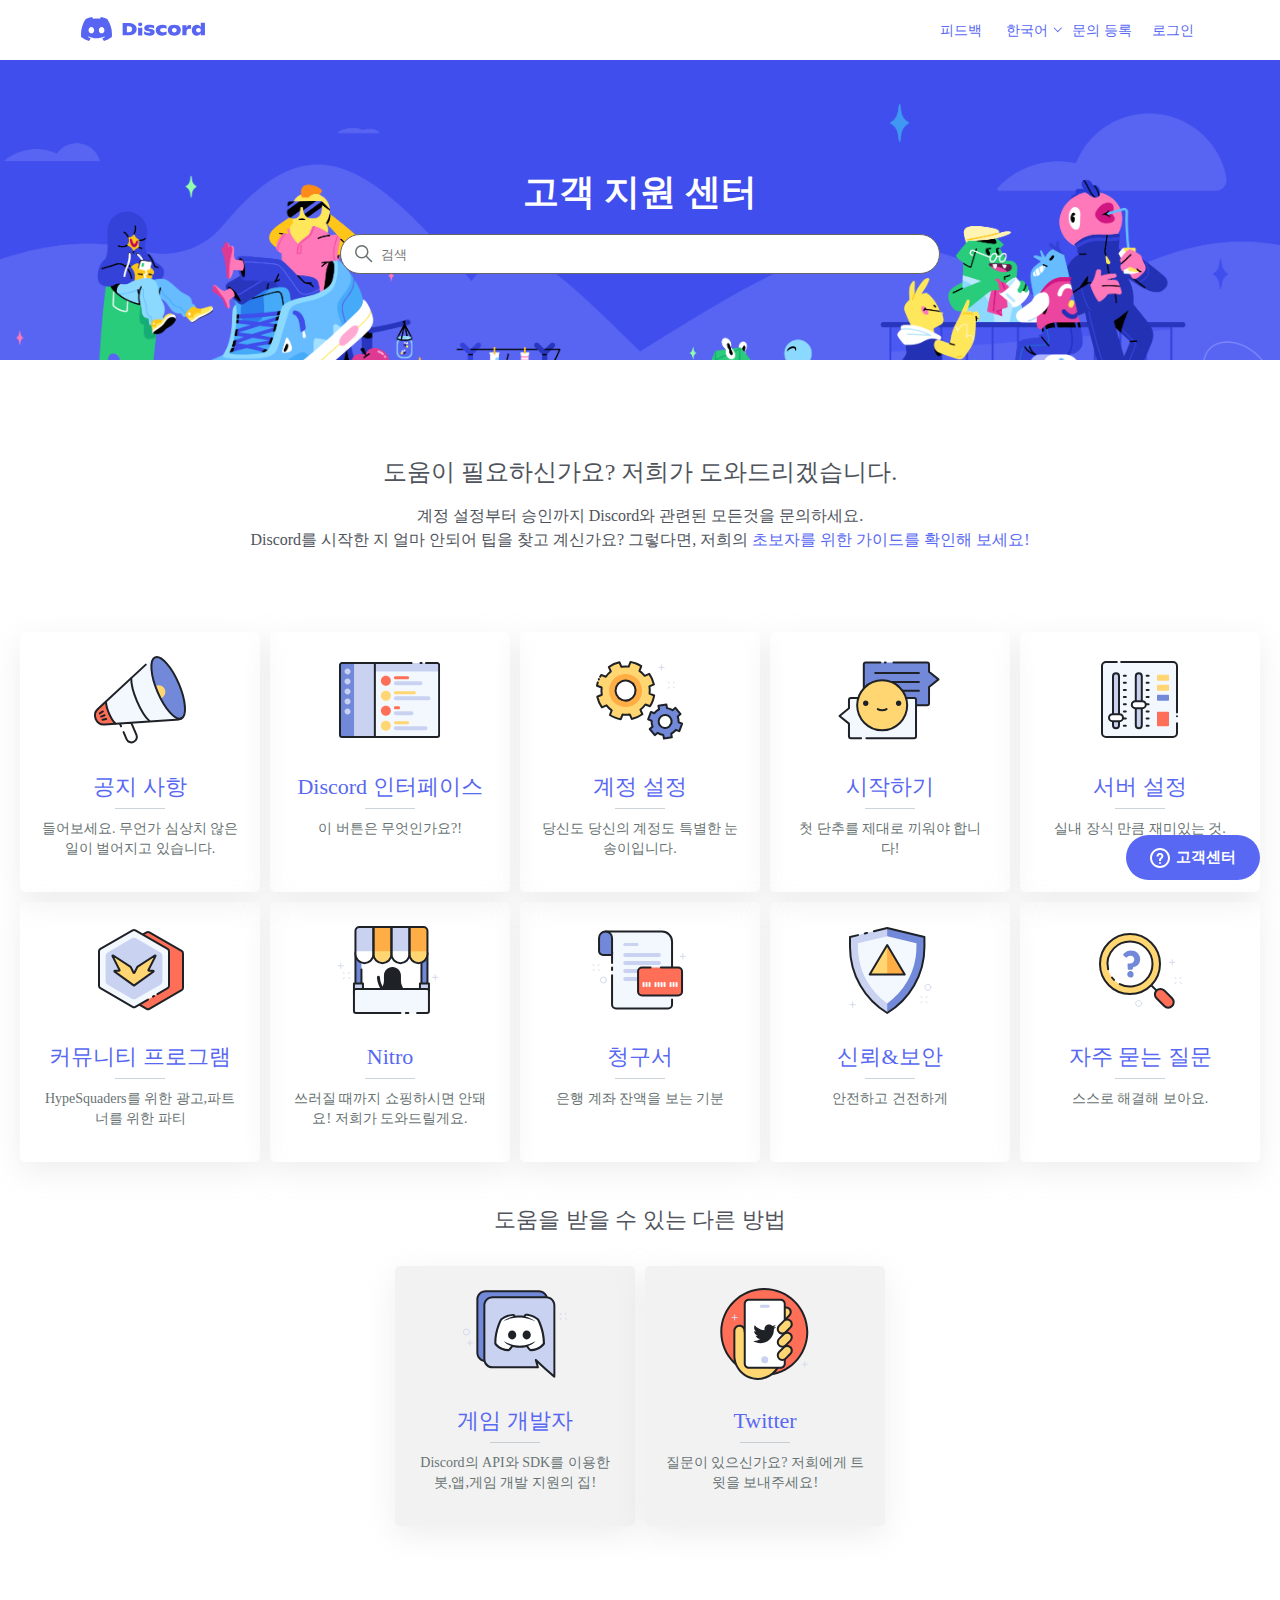
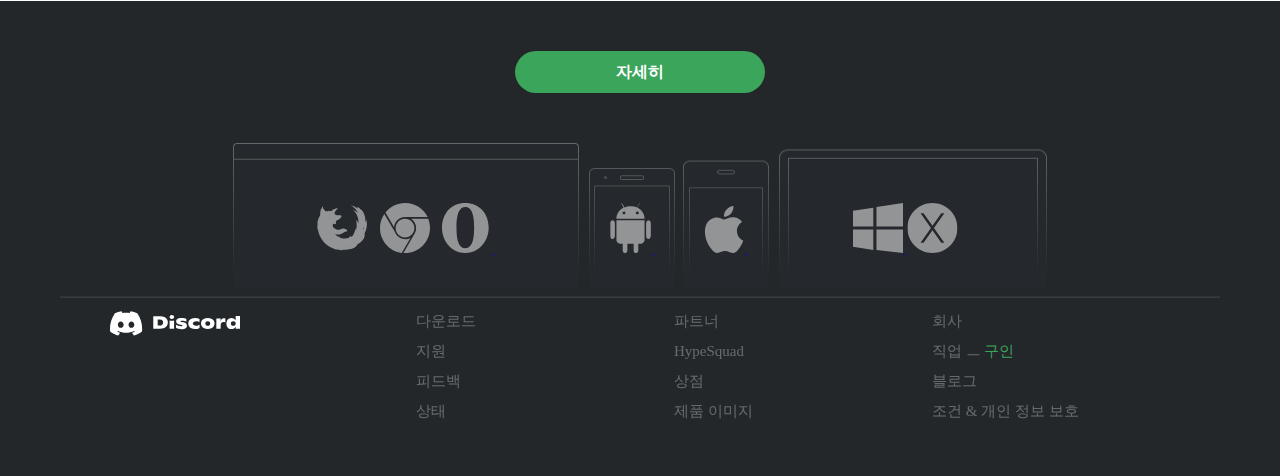
<file: index.html>
<!DOCTYPE html>
<html lang="ko">
<head>
    <meta charset="UTF-8">
    <meta http-equiv="X-UA-Compatible" content="IE=edge">
    <meta name="viewport" content="width=device-width, initial-scale=1.0">
    <title>Discord</title>
    <link rel="stylesheet" href="reset.css">
    <link rel="stylesheet" href="index.css">
    <link rel="shortcut icon" href="img/111.ico" type="image/x-icon">
    
</head>
<body>
    <header>
        <h1>
            <a href="#" class="discord-logo">
                <img src="img/discord-logo-header.svg" alt="Discord 헬프 센터 홈페이지">
            </a>
        </h1>
        <div class="header-light">
            <div class="pc-view-header">
                <div class="ham">
                    <a href="#" class="feedback">피드백</a>
                    <a href="#" class="lang">한국어</a>
                    <a href="#" class="inquiry">문의 등록</a>
                </div>
                <div class="mobile-view"></div>
                    <a href="#" class="login">로그인</a>
            </div>
        </div>
    </header>
    <div class="wapper">
        <section id="main-content">
            <div class="support-center">
                <h5>고객 지원 센터</h5>
                <div class="serch-bar">
                    <svg xmlns="http://www.w3.org/2000/svg" width="18" height="18" focusable="false" viewBox="0 0 12 12" class="search-iconb" aria-hidden="true">
                        <circle cx="4.5" cy="4.5" r="4" fill="none" stroke="currentColor"></circle>
                        <path stroke="currentColor" stroke-linecap="round" d="M11 11L7.5 7.5"></path>
                    </svg>
                 <input type="search" placeholder="검색">
                </div>
            </div>
        </section>
        <section id="intro">
                <h1>도움이 필요하신가요? 저희가 도와드리겠습니다.</h1>
                <p> 계정 설정부터 승인까지 Discord와 관련된 모든것을 문의하세요.<br>Discord를 시작한 지 얼마 안되어 팁을 찾고 계신가요? 그렇다면, 저희의 <a href="#" class="suppoter-discord">초보자를 위한 가이드를 확인해 보세요!</a></p>
        </section>
        <section class="category-grid">
                <ul class="menu1">
                    <li class="box-shadow notice">
                            <a href="#">
                            <figure>
                                <img src="img/Norice.svg" alt="공지사항">
                            </figure>
                            <h2>공지 사항</h2>
                            <hr>
                            <h3>들어보세요. 무언가 심상치 않은 일이 벌어지고 있습니다.</h3>
                        </a>
                        </li>
                    <li class="box-shadow interface">
                        <a href="#">
                        <figure>
                            <img src="img/interface.svg" alt="인터페이스">
                        </figure>
                            <h2>Discord 인터페이스</h2>
                            <hr>
                            <h3>이 버튼은 무엇인가요?!</h3>
                        </a>
                    </li>
                    <li class="box-shadow ID-setting">
                     <a href="#">
                        <figure>
                            <img src="img/ID.svg" alt="계정설정">
                        </figure>
                        <h2>계정 설정</h2>
                        <hr>
                        <h3>당신도 당신의 계정도 특별한 눈송이입니다.</h3>
                     </a>
                    </li>
                    <li class="box-shadow starting">
                     <a href="#">
                        <figure>
                            <img src="img/strating.svg" alt="시작하기">
                        </figure>
                        <h2>시작하기</h2>
                        <hr>
                        <h3>첫 단추를 제대로 끼워야 합니다!</h3>
                     </a>
                    </li>
                    <li class="box-shadow sever-setting">
                     <a href="#">
                        <figure>
                            <img src="img/Sever-Setting.svg" alt="서버설정">
                        </figure>
                        <h2>서버 설정</h2>
                        <hr>
                        <h3>실내 장식 만큼 재미있는 것.</h3>
                     </a>
                    </li>
                    <li class="box-shadow community-program">
                     <a href="#">
                        <figure>
                            <img src="img/Community.svg" alt="커뮤니티 프로그램">
                        </figure>
                        <h2>커뮤니티 프로그램</h2>
                        <hr>
                        <h3>HypeSquaders를 위한 광고,파트너를 위한 파티</h3>
                     </a>                    
                    </li>
                    <li class="box-shadow nitro">
                     <a href="#">
                            <figure>
                                <img src="img/Nitro.svg" alt="니트로">
                            </figure>
                        <h2>Nitro</h2>
                        <hr>
                        <h3>쓰러질 때까지 쇼핑하시면 안돼요! 저희가 도와드릴게요.</h3>
                     </a>
                    </li>
                    <li class="box-shadow Bill">
                     <a href="#">
                        <figure>
                            <img src="img/Bill.svg" alt="청구서">
                        </figure>
                        <h2>청구서</h2>
                        <hr>
                        <h3>은행 계좌 잔액을 보는 기분</h3>
                     </a>
                     </li>
                     <li class="box-shadow Security">
                      <a href="#">
                        <figure>
                            <img src="img/Security.svg" alt="신뢰와보안">
                        </figure>
                        <h2>신뢰&보안</h2>
                        <hr>
                        <h3>안전하고 건전하게</h3>
                      </a>
                    </li>
                    <li class="box-shadow Questions">
                     <a href="#">
                        <figure>
                            <img src="img/Questions.svg" alt="자주 묻는 질문">
                        </figure>
                        <h2>자주 묻는 질문</h2>
                        <hr>
                        <h3>스스로 해결해 보아요.</h3>
                     </a>
                    </li>
                </ul>
            <div class="help">
                <h2>도움을 받을 수 있는 다른 방법</h2>
            </div>
                <section class="category-menu3">
                    <ul class="menu3">
                        <li class="box-shadow game">
                         <a href="#">
                                <figure>
                                    <img src="img/game.svg" alt="게임 개발자">
                                </figure>
                            <h2>게임 개발자</h2>
                            <hr>
                            <h3>Discord의 API와 SDK를 이용한 봇,앱,게임 개발 지원의 집!</h3>
                         </a>
                        </li>
                        <li class="box-shadow Twitter">
                         <a href="#">
                            <figure>
                                <img src="img/Twitter.svg" alt="트위터">
                            </figure>
                            <h2>Twitter</h2>
                            <hr>
                            <h3>질문이 있으신가요? 저희에게 트윗을 보내주세요!</h3>
                         </a>
                        </li>
                 </ul>
               </section>        
        </section>
    
     <footer class="section">
      <div class="content">
      <div class="hook">
      <div class="Detail">
         <a href="#">
         <button class="Details">자세히</button>
         </a>
      </div>
        <div class="app">
            <a href="#">
                <img src="img/explorer.svg" art="browsers" class="browsers">
            </a>
            <a href="#">
                <img src="img/Android.svg" alt="Android" class="Android">
            </a>
            <a href="#">
                <img src="img/apple.svg" alt="ios" class="ios">
            </a>
            <a href="#">
                <img src="img/Window.svg" alt="Windows" class="Windows">
            </a>
            <a href="#">
                <img src="img/X.svg" alt="osx" class="osx">
            </a>
        </div>
        <hr>
        <div class="footerlogo">
            <div class="footerimg">
                <img src="img/discord-logo-footer.svg" alt="discord">
            </div>
            <div class="interval">
            </div>
            <div class="links">                
                <div class="link1">
                    <a href="#">다운로드</a>
                    <a href="#">지원</a>
                    <a href="#">피드백</a>
                    <a href="#">상태</a>
                </div>
                <div class="link1">
                    <a href="#">파트너</a>
                    <a href="#">HypeSquad</a>
                    <a href="#">상점</a>
                    <a href="#">제품 이미지</a>
                </div>
                <div class="link1">
                    <a href="#">회사</a>
                    <div class="pasting">
                        <a href="#">직업</a>
                        <span class="middle">ㅡ</span>
                        <span class="text">구인</span>
                    </div>
                    <a href="#">블로그</a>
                    <div class="pasting">
                        <a href="#">조건</a>
                        <span class="middle">&</span>
                        <a href="#">개인 정보 보호</a>
                    </div>
                </div>
            </div>
        </div>
        <div class="Service">
            <button class="Service-center">
                <span class="buttons">
                <svg width="20" height="20" viewBox="0 0 20 20" aria-hidden="true"><g id="Layer_4"><path d="M11,12.3V13c0,0-1.8,0-2,0v-0.6c0-0.6,0.1-1.4,0.8-2.1c0.7-0.7,1.6-1.2,1.6-2.1c0-0.9-0.7-1.4-1.4-1.4 c-1.3,0-1.4,1.4-1.5,1.7H6.6C6.6,7.1,7.2,5,10,5c2.4,0,3.4,1.6,3.4,3C13.4,10.4,11,10.8,11,12.3z"></path><circle cx="10" cy="15" r="1"></circle><path d="M10,2c4.4,0,8,3.6,8,8s-3.6,8-8,8s-8-3.6-8-8S5.6,2,10,2 M10,0C4.5,0,0,4.5,0,10s4.5,10,10,10s10-4.5,10-10S15.5,0,10,0 L10,0z"></path></g></svg> &nbsp;고객센터</span>
            </button>
        </div>    
      </footer>
    </div>
   
   
</body>
</html>
</file>
<file: index.css>
:root {
    /* color */
    --discord-blue : #5868f2;
    --font-white : #fff;
    --font-black : #4f545c;
    --container-size : 1160px;
}
body {
    overflow-x: hidden;
}

.discord-logo {
    margin-left: 15px;
}

header {
    max-width: 1160px;
    margin: 0 auto;
    padding: 0.5%;
    position: relative;
    align-items: center;
    display: flex;
    height: 60px;
    justify-content: space-between;
}
.pc-view-header {
    display: flex;
    white-space: nowrap;
    position: relative;
    justify-content: space-between;

}
.feedback {
    color: var(--discord-blue);
    width: auto;
    border: 0;
    padding: 0 10px 0;
    text-decoration: none;
    font-size: 14px;
    font-weight: 400;
    line-height: 1.5;
    
    
}
.lang {
    color: var(--discord-blue);
    width: auto;
    border: 0;
    padding: 0 10px 0;
    text-decoration: none;
    font-size: 14px;
    font-weight: 400;
    line-height: 1.5;
    position: relative;
    align-items: center;
    
}
.lang::after {
    content: '';
    width: 5px;
    height: 5px;
    border-top: 1px solid var(--discord-blue);
    border-right: 1px solid var(--discord-blue);
    transform: rotate(135deg) translate(-20%,-140%);
    display: inline-block;
    position: absolute;
    
    

}
.inquiry {
    color: var(--discord-blue);
    width: auto;
    border: 0;
    padding: 0 10px 0;
    text-decoration: none;
    font-size: 14px;
    font-weight: 400;
    line-height: 1.5;
    margin-right: 10px;
}
.login{
    color: var(--discord-blue);
    border: 0;
    text-decoration: none;
    font-size: 14px;
    font-weight: 400;
    line-height: 1.5;
    margin-right: 20px;
}

.mobile-view {
    width: 12px;
    height: 1px;
    background-color: var(--discord-blue);
    position: relative;
    display: block;
    margin: 8px 0;
    content: '';
    margin-right: 25px;
    margin-top: 10px;
}

.mobile-view::after {
    content: '';
    position: absolute;
    width: 12px;
    height: 1px;
    background-color: var(--discord-blue);
    top: 4px;

}

.mobile-view::before {
    content: '';
    position: absolute;
    width: 12px;
    height: 1px;
    background-color: var(--discord-blue);
    top: -4px;
}
@media screen and (min-width:768px) {
    .mobile-view {
        display: none;
        
    }

}
@media screen and (max-width:768px) {
    .ham {
        display: flex;
        color: var(--font-black);
        display: none;
    }
}

.ham > a:hover {
    text-decoration: underline;
}
.login:hover {
    text-decoration: underline;
}
#intro {
    text-align: center;
}


hr {
    box-sizing: border-box;
    height: 0;
}
.support-center {
    background-image: url(img/center.png);
    background-position: center;
    background-size: cover;
    height: 300px;
    padding: 0 20px;
    text-align: center;
    width: 100%;
}

h5 {
    font-size: 36px;
    line-height: 44px;
    color: var(--font-white);
    font-weight: 700;
    margin: 0 0 20px;
    padding: 110px 0 0 0;
    text-align: center;
    box-sizing: border-box;
    display: block;

}

.serch-bar{

    max-width: 600px;
    width: 60%;
    display: flex;
    align-items: center;
    margin: 0 auto;
}

input {
    border: 1px solid #666;
    border-radius: 30px;
    box-sizing: border-box;
    color: #666;
    height: 40px;
    padding-left: 40px;
    padding-right: 20px;
    width: 100%;
    outline: none;
}

.serch-bar > svg {
    position: absolute;
    margin-left: 15px;
    color: #687272;
   
}

#intro > p {
    font-size: 16px;
    font-weight: 400;
    color: var(--font-black);
    margin-top: 20px;
    margin-bottom: 75px;
    box-sizing: border-box;
    display: block;
    line-height: 1.5;
}
#intro > h1 {

        margin-top: 100px;
        font-size: 24px;
        font-weight: 400;
        line-height: 100%;
        margin-bottom: 0;
        color: var(--font-black);
}

.suppoter-discord {
    color: var(--discord-blue);
    text-decoration: none;
}

.suppoter-discord:hover {
    text-decoration: underline;
}
li {
    width: 240px;
    height: 260px;
    margin: 5px;
    text-align: center;
    border-radius: 5px;

}

a > h2 {
    color: var(--discord-blue);
    font-size: 22px;
    font-weight: 400;
    margin-top: 20px;
    margin-bottom: 10px;
}

h3 {
    color: #687272;
    font-size: 14px;
    font-weight: 400;
    text-align: center;
    margin: -10px auto 0;
    width: 200px;
    margin-top: 10px;
    line-height: 20px;
    
}

a > hr {
    height: 1px;
    border: none;
    background-color: #99aab5;
    opacity: 0.5;
    width: 50px;
    

}

ul>li:hover {
    transform: translateY(-5px);
}

.menu1 {
    
    display: flex;
    margin: auto;
    flex-flow: row wrap;
    width: 100%;
    justify-content: center;
    
}

figure > img {
    width: 106px;
    margin-top: 15px;
}

ul {
    display: flex;
    width: 100%;
    justify-content: center;

}

li>a {
    text-decoration: none;
}

.box-shadow {
    box-shadow: 0px 9px 30px rgba(200, 200, 200, 0.30);
}

.help {
    margin-top: 42px;
    margin-bottom: 30px;
    font-size: 22px;
    color: var(--font-black);
    font-weight: 400;
}

.help > h2 {
    display: block;
    text-align: center;

}
.game {
    background-color: #f2f2f2;
}

.Twitter {
    background-color: #f2f2f2;
}

.category-menu3 {
    margin-bottom: 70px;
}

footer {
    background: #23272a;
    padding: 0 0 50px;
}

.Details {
    border: 0px solid black;
    border-radius: 30px;
    background: #3ba55c;
    color: var(--font-white);
    justify-content: center;
    width: 250px;
    height: 42px;
    text-align: center;
    text-decoration: none;
    cursor: pointer;
    outline: none;
    font-size: 16px;
    font-weight: 600;
    margin: 50px auto;
    display: inline-block;
    transition: all 0.3s;
}

.Detail {
    text-align: center;
}

.hook>a {
    text-decoration: none;
}

.Details:hover {
    box-shadow: 0px 10px 20px rgba(0, 0, 0,0.5);
}

.app {
    
    background-image: url(img/Multiple_dewices.png);
    background-size: 814px 145px;
    width: 814px;
    height: 145px;
    position: relative;
    margin: 0 auto;
}


.app > a {
    opacity: 50%;
    transition: all 0.3s;
    
}

.app > a:hover {
    opacity: 100%;
}

.app > a > .browsers {
    margin-top:  60px;
    margin-left: 84px;
}

.app > a > .Android {
    margin-left: 115px;
    margin-top: 10px;
}
.app > a > .ios {
    margin-left: 49px;
}

.app > a > .Windows {
    margin-left: 105px;
}

hr {
    opacity: 0.1;
    width: 1160px;
}

.footerlogo {
    display: flex;
    width: 1100px;
    margin: 0 auto;
}
.links {
    display: flex;
    width: 100%;
}
.link1 {

    display: flex;
    flex-flow: column nowrap;
    color: var(--font-black);
    justify-content: space-between;
    width: 100%;
    line-height: 30px;
    font-size: 15px;
    
}
.link1 > a {
    text-decoration: none;
    color: var(--font-white);
    opacity: 0.3;
    font-weight: 400;
    transition: all 0.4s;
}
.link1 > a:hover {
    opacity: 1;
    
}

.human {
    color: #3ba55c;
}

.interval {
    flex-basis: 250px;
    height: 100%;
    content: '';
}

.footerimg {
    cursor: pointer;
    margin-left: 20px;
}

.pasting > a {
    text-decoration: none;
    color: var(--font-white);
    opacity: 0.3;
    font-weight: 400;
    transition: all 0.4s;
}

.pasting > a:hover {
    opacity: 1;
}

.middle {
    color: #fff;
    opacity: 0.3;
}

.text {
    color: #3ba55c;
}


.Service-center {
    
    background-color: var(--discord-blue);
    display: flex;
    align-items: center;
    border: 0px solid black;
    width: 134px;
    height: 45px;
    border-radius: 30px;
    position: fixed;
    bottom: 20px;
    right: 20px;
    cursor: pointer;

}


.buttons {
    color: #fff;
    fill: #fff;
    font-weight: bold;
    font-size: 15px;
    display: flex;
    margin: 0 auto;
    word-spacing: 2px;

}
</file>
